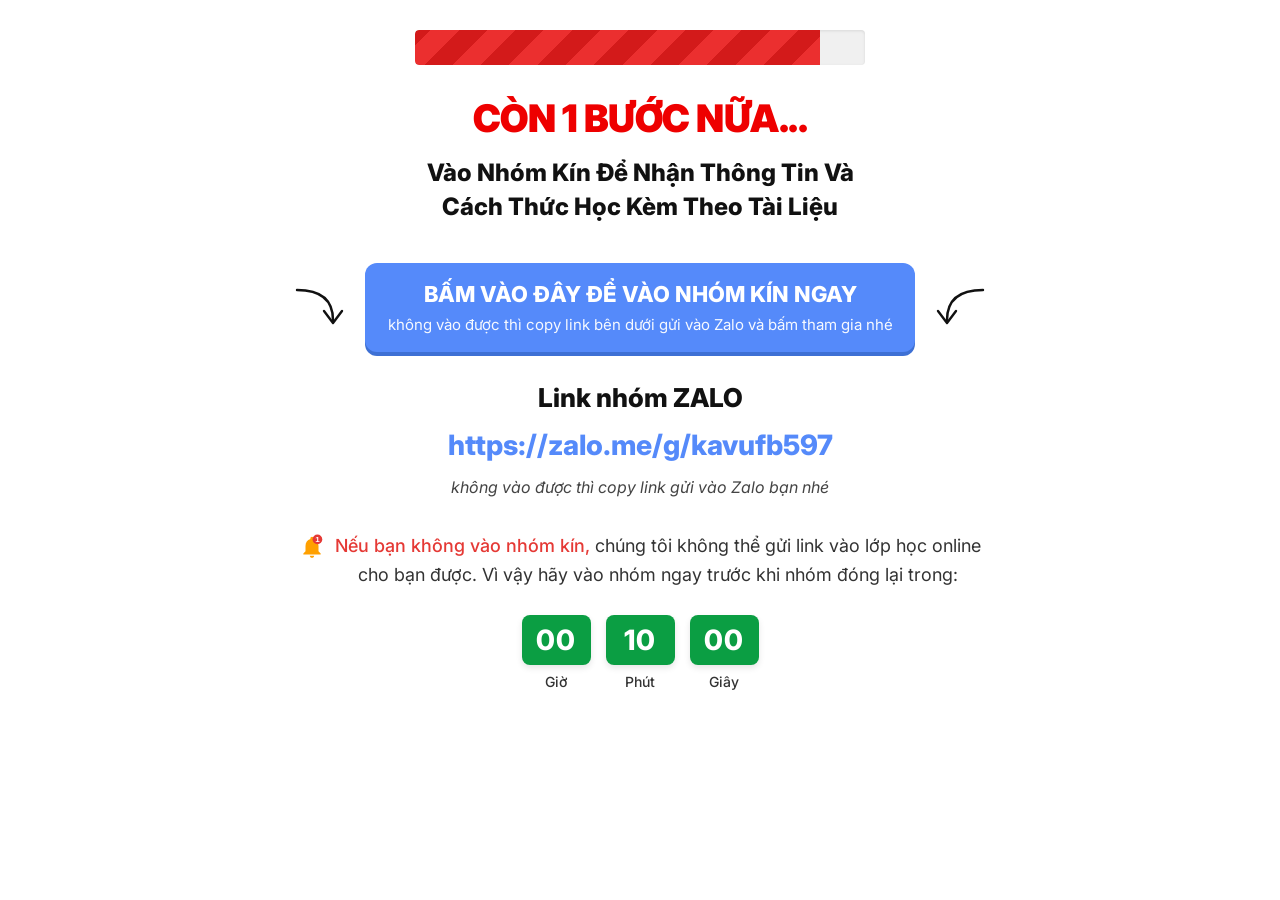
<file: thanks.html>
﻿<!DOCTYPE html>
<html lang="vi">
<head>
    <meta charset="UTF-8">
    <meta name="viewport" content="width=device-width, initial-scale=1.0">
    <title>Cảm ơn - Còn 1 bước nữa...</title>
    <!-- Open Graph & SEO -->
    <meta property="og:title" content="Siêu Trợ Lý AI Cá Nhân – Vui Lòng Tham Gia Zalo">
    <meta property="og:description" content="Còn 1 bước nữa. Vui lòng tham gia nhóm Zalo để nhận thông tin lớp học.">
    
    <link rel="preconnect" href="https://fonts.googleapis.com">
    <link rel="preconnect" href="https://fonts.gstatic.com" crossorigin>
    <link href="https://fonts.googleapis.com/css2?family=Inter:wght@400;500;600;700;800;900&display=swap" rel="stylesheet">
    <style>
        body {
            margin: 0;
            padding: 0;
            font-family: 'Inter', sans-serif;
            background-color: #ffffff;
            color: #111;
            text-align: center;
        }
        .container {
            max-width: 800px;
            margin: 0 auto;
            padding: 30px 20px;
        }

        /* Progress Bar */
        .progress-wrapper {
            width: 100%;
            max-width: 450px;
            margin: 0 auto 30px;
            background-color: #f0f0f0;
            border-radius: 4px;
            height: 35px;
            overflow: hidden;
            box-shadow: inset 0 1px 3px rgba(0,0,0,0.1);
        }
        .progress-bar {
            width: 90%;
            height: 100%;
            background: repeating-linear-gradient(
                -45deg,
                #eb2f2f,
                #eb2f2f 20px,
                #d31a1a 20px,
                #d31a1a 40px
            );
            border-radius: 4px 0 0 4px;
            animation: moveProgress 2s linear infinite;
        }
        @keyframes moveProgress {
            0% { background-position: 0 0; }
            100% { background-position: 56px 0; }
        }

        /* Typography */
        .title {
            color: #ee0000;
            font-size: 38px;
            font-weight: 900;
            margin: 0 0 15px 0;
            letter-spacing: -0.5px;
        }
        .subtitle {
            font-size: 24px;
            font-weight: 800;
            color: #111;
            margin: 0 0 40px 0;
            line-height: 1.4;
        }

        /* Action Area */
        .action-area {
            display: flex;
            align-items: center;
            justify-content: center;
            gap: 20px;
            margin-bottom: 30px;
            position: relative;
        }
        
        .arrow-svg {
            width: 60px;
            height: auto;
            animation: bounce 1.5s infinite;
        }
        @keyframes bounce {
            0%, 100% { transform: translateY(0); }
            50% { transform: translateY(10px); }
        }

        .btn-wrapper {
            flex: 1;
            max-width: 550px;
        }
        .zalo-btn {
            display: block;
            background-color: #558afa;
            color: #ffffff;
            text-decoration: none;
            padding: 18px 20px;
            border-radius: 12px;
            font-weight: 800;
            font-size: 22px;
            box-shadow: 0 4px 0 #3e70d4;
            transition: all 0.2s ease;
        }
        .zalo-btn:hover {
            transform: translateY(2px);
            box-shadow: 0 2px 0 #3e70d4;
            background-color: #4f80eb;
        }
        .zalo-btn small {
            display: block;
            font-weight: 400;
            font-size: 15px;
            margin-top: 8px;
            color: rgba(255, 255, 255, 0.95);
            text-transform: none;
        }

        /* Group Link section */
        .group-label {
            font-size: 26px;
            font-weight: 800;
            margin: 10px 0 15px;
            color: #111;
        }
        .group-link {
            font-size: 28px;
            font-weight: 800;
            color: #558afa;
            text-decoration: none;
            word-break: break-all;
        }
        .group-link:hover {
            text-decoration: underline;
        }
        .italic-note {
            font-size: 16px;
            font-style: italic;
            color: #444;
            margin: 15px 0 35px;
        }

        /* Warning text */
        .warning-box {
            font-size: 18px;
            line-height: 1.6;
            color: #333;
            max-width: 750px;
            margin: 0 auto 25px;
            display: flex;
            align-items: flex-start;
            justify-content: center;
        }
        .warning-box span.red-text {
            color: #e53935;
            font-weight: 500;
        }
        .bell-icon {
            display: inline-block;
            margin-right: 10px;
            width: 26px;
            height: 26px;
            flex-shrink: 0;
            position: relative;
            top: 2px;
        }

        /* Countdown */
        .countdown-wrap {
            display: flex;
            justify-content: center;
            gap: 15px;
            margin-top: 15px;
        }
        .time-item {
            text-align: center;
        }
        .time-box {
            background-color: #0b9e43;
            color: #ffffff;
            font-size: 28px;
            font-weight: 800;
            padding: 8px 12px;
            border-radius: 8px;
            min-width: 45px;
            display: inline-block;
            box-shadow: 0 3px 6px rgba(0,0,0,0.1);
            letter-spacing: 1px;
        }
        .time-label {
            font-size: 14px;
            font-weight: 500;
            color: #333;
            margin-top: 8px;
            text-transform: capitalize;
        }

        @media (max-width: 768px) {
            .title { font-size: 30px; }
            .subtitle { font-size: 20px; }
            .arrow-svg { display: none; }
            .zalo-btn { font-size: 18px; padding: 15px; }
            .zalo-btn small { font-size: 13px; margin-top: 6px; }
            .group-label { font-size: 22px; }
            .group-link { font-size: 20px; }
            .warning-box { font-size: 16px; text-align: left; }
        }
    </style>
    <!-- Meta Pixel Code -->
    <script>
    !function(f,b,e,v,n,t,s)
    {if(f.fbq)return;n=f.fbq=function(){n.callMethod?
    n.callMethod.apply(n,arguments):n.queue.push(arguments)};
    if(!f._fbq)f._fbq=n;n.push=n;n.loaded=!0;n.version='2.0';
    n.queue=[];t=b.createElement(e);t.async=!0;
    t.src=v;s=b.getElementsByTagName(e)[0];
    s.parentNode.insertBefore(t,s)}(window, document,'script',
    'https://connect.facebook.net/en_US/fbevents.js');
    fbq('init', '1961041421163688');
    fbq('track', 'PageView');
    function getCookie(name) {
        const nameEq = `${name}=`;
        return document.cookie.split(';').map(cookie => cookie.trim()).find(cookie => cookie.startsWith(nameEq))?.slice(nameEq.length) || '';
    }
    function clearRootCookie(name) {
        document.cookie = `${name}=; expires=Thu, 01 Jan 1970 00:00:00 GMT; path=/; domain=.trungcaha.click`;
    }
    const leadId = new URLSearchParams(window.location.search).get('lead_id');
    const pendingLeadId = getCookie('pending_lead_id');
    const leadStorageKey = leadId ? `metaLeadSent:${leadId}` : '';
    if (leadId && leadId === pendingLeadId && localStorage.getItem(leadStorageKey) !== '1') {
        fbq('track', 'Lead', {}, { eventID: leadId });
        localStorage.setItem(leadStorageKey, '1');
        clearRootCookie('pending_lead_id');
    }
    </script>
    <noscript><img height="1" width="1" style="display:none"
    src="https://www.facebook.com/tr?id=1961041421163688&ev=PageView&noscript=1"
    /></noscript>
    <!-- End Meta Pixel Code -->
</head>
<body>

    <div class="container">
        
        <!-- Progress Bar -->
        <div class="progress-wrapper">
            <div class="progress-bar"></div>
        </div>

        <!-- Headings -->
        <h1 class="title">CÒN 1 BƯỚC NỮA...</h1>
        <h2 class="subtitle">Vào Nhóm Kín Để Nhận Thông Tin Và<br>Cách Thức Học Kèm Theo Tài Liệu</h2>

        <!-- Action Area -->
        <div class="action-area">
            <!-- Left Arrow -->
            <svg class="arrow-svg" viewBox="0 0 100 100" fill="none" xmlns="http://www.w3.org/2000/svg">
                <path d="M 20 20 Q 80 20 80 70" stroke="#111" stroke-width="4" fill="none" stroke-linecap="round"/>
                <path d="M 65 55 L 80 75 L 95 55" stroke="#111" stroke-width="4" fill="none" stroke-linecap="round" stroke-linejoin="round"/>
            </svg>
            
            <div class="btn-wrapper">
                <a href="https://zalo.me/g/kavufb597" target="_blank" class="zalo-btn">
                    BẤM VÀO ĐÂY ĐỂ VÀO NHÓM KÍN NGAY
                    <small>không vào được thì copy link bên dưới gửi vào Zalo và bấm tham gia nhé</small>
                </a>
            </div>

            <!-- Right Arrow -->
            <svg class="arrow-svg" viewBox="0 0 100 100" fill="none" xmlns="http://www.w3.org/2000/svg">
                <path d="M 80 20 Q 20 20 20 70" stroke="#111" stroke-width="4" fill="none" stroke-linecap="round"/>
                <path d="M 5 55 L 20 75 L 35 55" stroke="#111" stroke-width="4" fill="none" stroke-linecap="round" stroke-linejoin="round"/>
            </svg>
        </div>

        <!-- Direct Link -->
        <div class="group-label">Link nhóm ZALO</div>
        <a href="https://zalo.me/g/kavufb597" target="_blank" class="group-link">https://zalo.me/g/kavufb597</a>
        <div class="italic-note">không vào được thì copy link gửi vào Zalo bạn nhé</div>

        <!-- Warning -->
        <div class="warning-box">
            <svg class="bell-icon" viewBox="0 0 24 24" fill="none" xmlns="http://www.w3.org/2000/svg">
                <path d="M12 22C13.1 22 14 21.1 14 20H10C10 21.1 10.9 22 12 22ZM18 16V11C18 7.93 16.36 5.36 13.5 4.68V4C13.5 3.17 12.83 2.5 12 2.5C11.17 2.5 10.5 3.17 10.5 4V4.68C7.63 5.36 6 7.92 6 11V16L4 18V19H20V18L18 16Z" fill="#FFA000"/>
                <circle cx="17" cy="5" r="4.5" fill="#e53935"/>
                <text x="17" y="7.5" fill="white" font-size="7.5" font-family="sans-serif" font-weight="bold" text-anchor="middle">1</text>
            </svg>
            <div>
                <span class="red-text">Nếu bạn không vào nhóm kín,</span> chúng tôi không thể gửi link vào lớp học online<br>cho bạn được. Vì vậy hãy vào nhóm ngay trước khi nhóm đóng lại trong:
            </div>
        </div>

        <!-- Countdown -->
        <div class="countdown-wrap" id="countdown-timer">
            <div class="time-item">
                <div class="time-box">00</div>
                <div class="time-label">Giờ</div>
            </div>
            <div class="time-item">
                <div class="time-box" id="minutes">10</div>
                <div class="time-label">Phút</div>
            </div>
            <div class="time-item">
                <div class="time-box" id="seconds">00</div>
                <div class="time-label">Giây</div>
            </div>
        </div>

    </div>

    <script>
        // 10 minute countdown timer
        function startTimer(duration, displayMinutes, displaySeconds) {
            let timer = duration, minutes, seconds;
            setInterval(function () {
                minutes = parseInt(timer / 60, 10);
                seconds = parseInt(timer % 60, 10);

                minutes = minutes < 10 ? "0" + minutes : minutes;
                seconds = seconds < 10 ? "0" + seconds : seconds;

                displayMinutes.textContent = minutes;
                displaySeconds.textContent = seconds;

                if (--timer < 0) {
                    timer = 0; // stop at 0
                }
            }, 1000);
        }

        window.onload = function () {
            // Check if timer already running in session to persist across reloads
            let endTime = sessionStorage.getItem('thanksTimerEnd');
            let now = Date.now();
            let duration = 10 * 60; // 10 mins default
            
            if (endTime && endTime > now) {
                duration = Math.floor((endTime - now) / 1000);
            } else {
                sessionStorage.setItem('thanksTimerEnd', now + duration * 1000);
            }

            const displayMinutes = document.querySelector('#minutes');
            const displaySeconds = document.querySelector('#seconds');
            startTimer(duration, displayMinutes, displaySeconds);
        };
    </script>
</body>
</html>
</file>
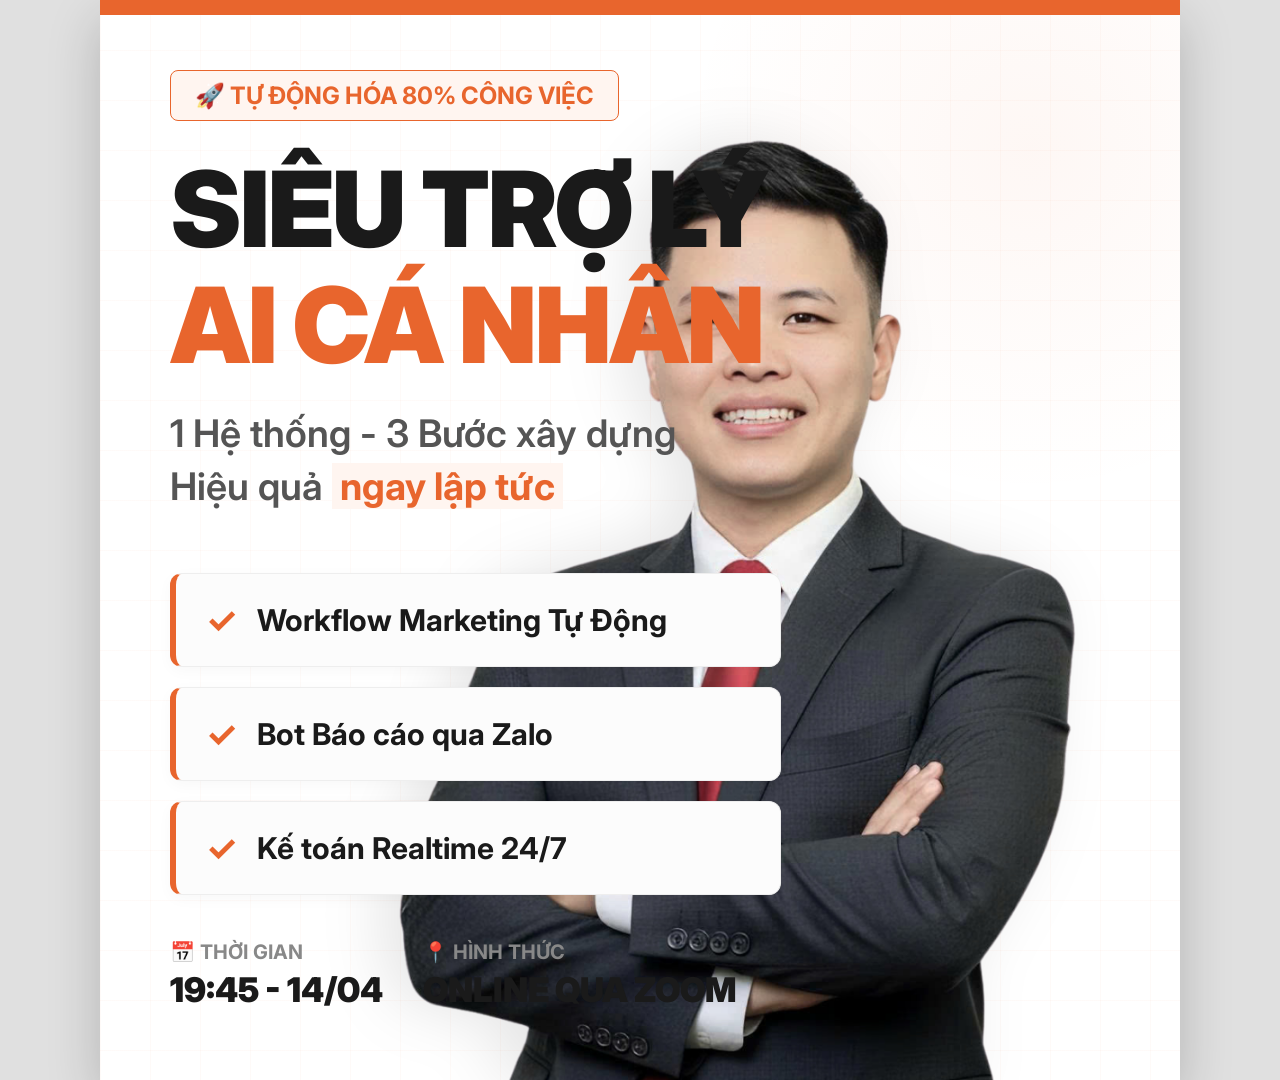
<file: zalo_poster.html>
<!DOCTYPE html>
<html lang="vi">
<head>
    <meta charset="UTF-8">
    <meta name="viewport" content="width=device-width, initial-scale=1.0">
    <title>Zalo Poster - Siêu Trợ Lý (Light Theme)</title>
    <link rel="preconnect" href="https://fonts.googleapis.com">
    <link rel="preconnect" href="https://fonts.gstatic.com" crossorigin>
    <link href="https://fonts.googleapis.com/css2?family=Inter:wght@400;600;700;800;900&display=swap" rel="stylesheet">
    <style>
        * {
            margin: 0;
            padding: 0;
            box-sizing: border-box;
        }
        body {
            font-family: 'Inter', sans-serif;
            background: #e0e0e0;
            display: flex;
            align-items: center;
            justify-content: center;
            min-height: 100vh;
        }
        .poster {
            width: 1080px;
            height: 1080px;
            background-color: #ffffff;
            position: relative;
            overflow: hidden;
            color: #1a1a1a;
            padding: 70px;
            display: flex;
            flex-direction: column;
            box-shadow: 0 20px 50px rgba(0,0,0,0.2);
        }
        /* Top orange bar */
        .poster::before {
            content: '';
            position: absolute;
            top: 0;
            left: 0;
            right: 0;
            height: 15px;
            background: #E8652D;
            z-index: 20;
        }
        .grid-bg {
            position: absolute;
            inset: 0;
            background-image:
                linear-gradient(rgba(232, 101, 45, 0.03) 1px, transparent 1px),
                linear-gradient(90deg, rgba(232, 101, 45, 0.03) 1px, transparent 1px);
            background-size: 50px 50px;
            pointer-events: none;
            z-index: 1;
        }
        .circle-bg {
            position: absolute;
            width: 700px;
            height: 700px;
            background: radial-gradient(circle, rgba(232, 101, 45, 0.05) 0%, transparent 70%);
            top: -200px;
            right: -200px;
            z-index: 1;
        }
        .content {
            position: relative;
            z-index: 10;
            height: 100%;
            width: 65%; /* Giới hạn chiều rộng text để không đè lên hình bên phải */
            display: flex;
            flex-direction: column;
        }
        .badge {
            align-self: flex-start;
            padding: 10px 24px;
            background: #fff5f0;
            border: 1px solid #E8652D;
            border-radius: 8px;
            color: #E8652D;
            font-size: 24px;
            font-weight: 700;
            text-transform: uppercase;
            margin-bottom: 30px;
        }
        .title {
            font-size: 105px;
            font-weight: 900;
            line-height: 1.1;
            letter-spacing: -2px;
            margin-bottom: 25px;
            color: #1a1a1a;
        }
        .title span {
            color: #E8652D;
        }
        .subtitle {
            font-size: 38px;
            color: #555;
            line-height: 1.4;
            font-weight: 600;
            margin-bottom: 60px;
        }
        .subtitle strong {
            color: #E8652D;
            background: #fff5f0;
            padding: 0 8px;
        }
        .benefits {
            display: flex;
            flex-direction: column;
            gap: 20px;
        }
        .benefit {
            display: flex;
            align-items: center;
            gap: 20px;
            padding: 24px 30px;
            background: #fcfcfc;
            border: 1px solid #eee;
            border-left: 6px solid #E8652D;
            border-radius: 12px;
            font-size: 30px;
            font-weight: 700;
            box-shadow: 0 4px 15px rgba(0,0,0,0.03);
            width: 100%;
        }
        .check {
            color: #E8652D;
            font-size: 36px;
        }
        .footer-info {
            margin-top: auto;
            display: flex;
            align-items: center;
            gap: 40px;
        }
        .info-box {
            display: flex;
            flex-direction: column;
        }
        .info-label {
            font-size: 20px;
            color: #888;
            font-weight: 700;
            text-transform: uppercase;
            margin-bottom: 5px;
        }
        .info-value {
            font-size: 34px;
            font-weight: 900;
            color: #1a1a1a;
        }
        .expert-container {
            position: absolute;
            right: -50px;
            bottom: 0;
            width: 50%;
            height: 90%;
            z-index: 5;
            display: flex;
            align-items: flex-end;
            justify-content: flex-end;
        }
        .expert-img {
            height: 100%;
            object-fit: contain;
            filter: drop-shadow(-20px 0 30px rgba(0,0,0,0.1));
        }
        /* Phân tách vùng bằng một đường dốc nhẹ hoặc bóng đổ */
        .decoration-line {
            position: absolute;
            right: 40%;
            top: 0;
            bottom: 0;
            width: 1px;
            background: linear-gradient(to bottom, transparent, #eee, transparent);
            z-index: 2;
        }
    </style>
</head>
<body>
    <div class="poster">
        <div class="grid-bg"></div>
        <div class="circle-bg"></div>
        <div class="decoration-line"></div>
        
        <!-- Hình ảnh thầy đẩy sang phải và không bị chồng lấp nội dung -->
        <div class="expert-container">
            <img src="ảnh 6.png" class="expert-img" alt="Expert">
        </div>

        <div class="content">
            <div class="badge">🚀 Tự Động Hóa 80% Công Việc</div>
            <h1 class="title">SIÊU TRỢ LÝ<br><span>AI CÁ NHÂN</span></h1>
            <p class="subtitle">1 Hệ thống - 3 Bước xây dựng<br>Hiệu quả <strong>ngay lập tức</strong></p>
            
            <div class="benefits">
                <div class="benefit">
                    <span class="check">✓</span> Workflow Marketing Tự Động
                </div>
                <div class="benefit">
                    <span class="check">✓</span> Bot Báo cáo qua Zalo
                </div>
                <div class="benefit">
                    <span class="check">✓</span> Kế toán Realtime 24/7
                </div>
            </div>

            <div class="footer-info">
                <div class="info-box">
                    <span class="info-label">📅 Thời Gian</span>
                    <span class="info-value">19:45 - 14/04</span>
                </div>
                <div class="info-box">
                    <span class="info-label">📍 Hình Thức</span>
                    <span class="info-value">ONLINE QUA ZOOM</span>
                </div>
            </div>
        </div>
    </div>
</body>
</html>
</file>
